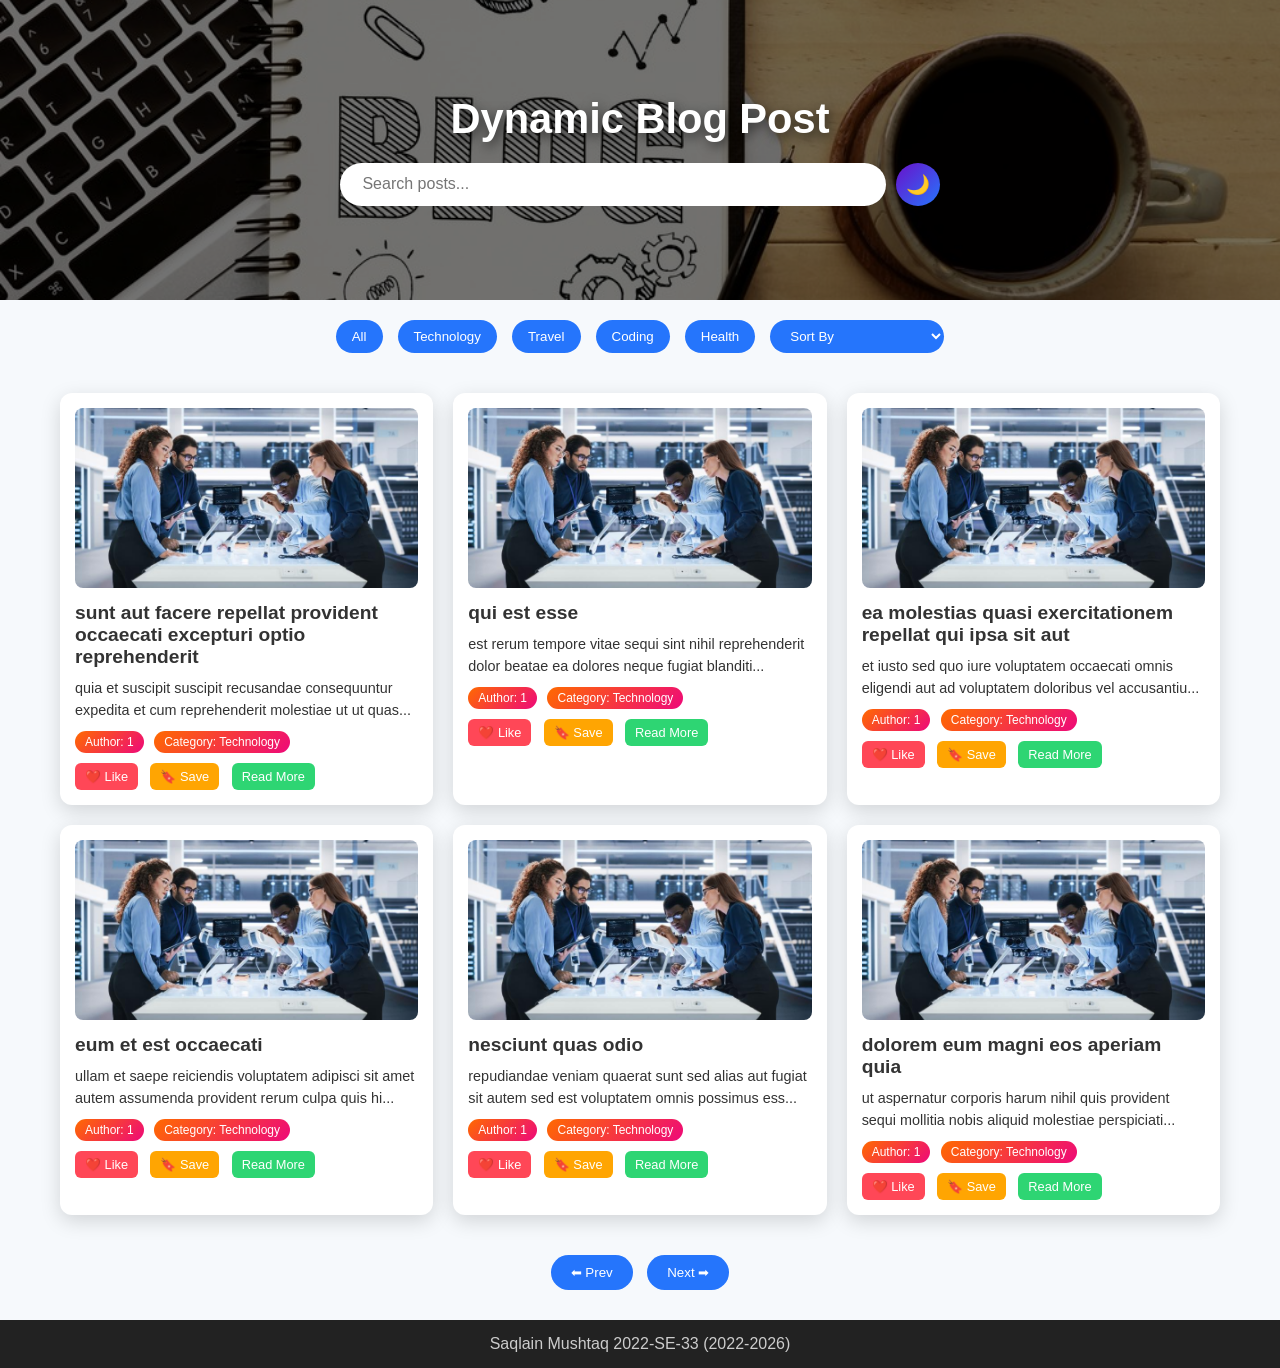
<file: Lab Task 08/index.html>
<!DOCTYPE html>
<html lang="en">
  <head>
    <meta charset="UTF-8">
    <meta name="viewport" content="width=device-width, initial-scale=1.0">
    <title>Dynamic Blog Post</title>
    <link rel="stylesheet" href="./styles/style.css">
  </head>
  <body>
    <!-- Header -->
    <header>
      <h1>Dynamic Blog Post</h1>
      <div class="search-bar">
        <input type="text" id="search" placeholder=" Search posts...">
        <button id="toggleDark" class="toggle-btn">🌙</button>
      </div>
    </header>

    <!-- Controls -->
    <div class="controls">
      <button onclick="filterCategory('All')">All</button>
      <button onclick="filterCategory('Technology')">Technology</button>
      <button onclick="filterCategory('Travel')">Travel</button>
      <button onclick="filterCategory('Coding')">Coding</button>
      <button onclick="filterCategory('Health')">Health</button>
      <select id="sortSelect">
        <option value>Sort By</option>
        <option value="title">Title (A-Z)</option>
        <option value="id">Post ID (Low→High)</option>
      </select>
    </div>

    <!-- Posts -->
    <div class="container" id="blog-container"></div>

    <!-- Pagination -->
    <div class="pagination">
      <button onclick="prevPage()">⬅ Prev</button>
      <button onclick="nextPage()">Next ➡</button>
    </div>

    <!-- Footer -->
    <footer>
      Saqlain Mushtaq 2022-SE-33 (2022-2026)
    </footer>

    <script src="./scripts/javascript.js"></script>
  </body>
</html>
</file>
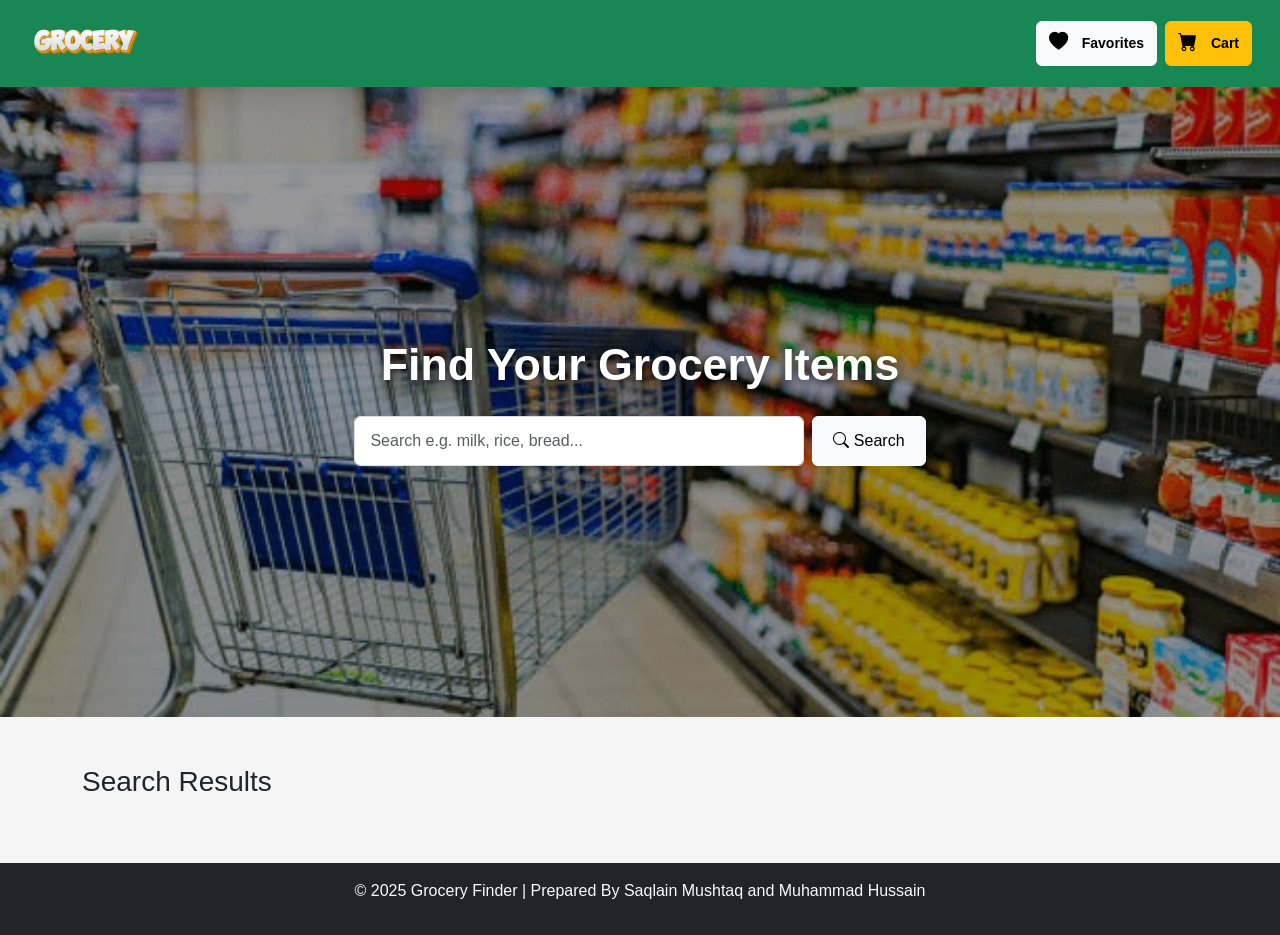
<file: Lab Task 13/index.html>
<!DOCTYPE html>
<html lang="en">
<head>
    <meta charset="UTF-8">
    <title>Grocery Finder</title>
    <meta name="viewport" content="width=device-width, initial-scale=1.0">

    <!-- Bootstrap -->
    <link
        href="https://cdn.jsdelivr.net/npm/bootstrap@5.3.3/dist/css/bootstrap.min.css"
        rel="stylesheet">
    <link
        href="https://cdn.jsdelivr.net/npm/bootstrap-icons/font/bootstrap-icons.css"
        rel="stylesheet">
    <link rel="stylesheet" href="./styles/style.css">
</head>
<body>

<!-- Navbar -->
<nav class="navbar navbar-expand-lg navbar-dark bg-success py-3">
  <div class="container-fluid">
    <a class="navbar-brand d-flex align-items-center" href="index.php">
      <img src="assets/Logo.png" alt="Grocery Finder Logo" class="logo-img">
    </a>

    <button class="navbar-toggler" type="button" data-bs-toggle="collapse" data-bs-target="#navbarContent"
      aria-controls="navbarContent" aria-expanded="false" aria-label="Toggle navigation">
      <span class="navbar-toggler-icon"></span>
    </button>

    <div class="collapse navbar-collapse justify-content-end" id="navbarContent">
      <div class="d-flex align-items-center gap-2">
        <a href="favorites.html" class="btn btn-light d-flex align-items-center">
          <i class="bi bi-heart-fill me-1 icon-size"></i> Favorites
        </a>
        <a href="cart.html" class="btn btn-warning d-flex align-items-center">
          <i class="bi bi-cart-fill me-1 icon-size"></i> Cart
        </a>
      </div>
    </div>
  </div>
</nav>

<!-- Hero Section -->
<section class="hero d-flex align-items-center text-center">
    <div class="container">
        <h1 class="display-4 fw-bold text-white">Find Your Grocery Items</h1>
        <div class="search-box d-flex justify-content-center mt-4">
            <input type="text" id="searchInput"
                class="form-control w-50"
                placeholder="Search e.g. milk, rice, bread...">
            <button class="btn btn-light ms-2"
                onclick="searchGrocery()"><i class="bi bi-search"></i> Search</button>
        </div>
    </div>
</section>

<!-- Search Results -->
<div class="container my-5">
    <h3 class="mb-3">Search Results</h3>

    <!-- 3-dot loader -->
    <div id="loader" class="dot-loader">
        <span></span><span></span><span></span>
    </div>

    <div id="results" class="row"></div>
</div>

<!-- Footer -->
<footer class="text-center py-3 bg-dark text-light">
    <p>© 2025 Grocery Finder | Prepared By Saqlain Mushtaq and Muhammad Hussain</p>
</footer>

<script src="./script/script.js"></script>
</body>
</html>
</file>
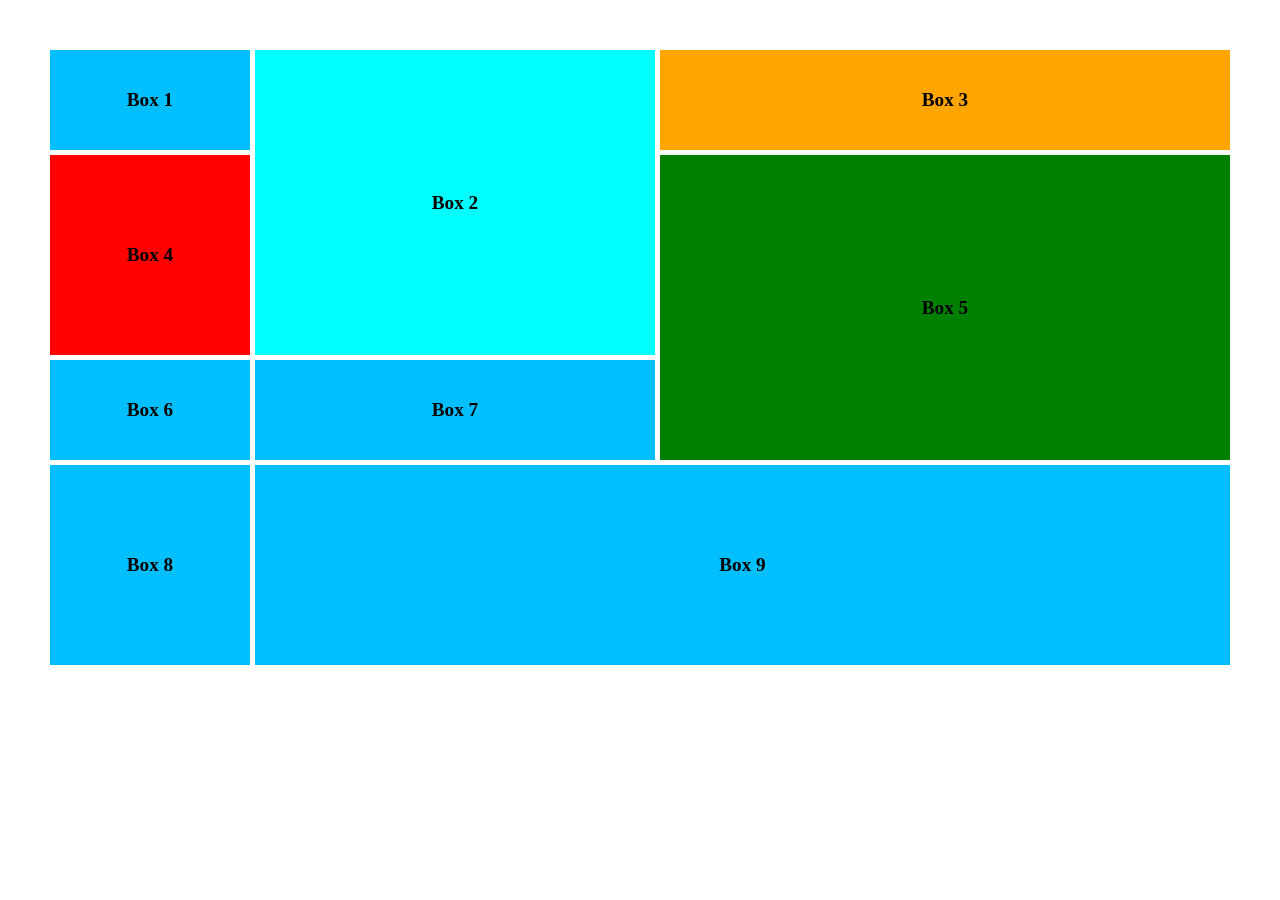
<file: Lab Task 04/2022-SE-33_Lab_Task_04_WD.html>
<!DOCTYPE html>
<html lang="en">
  <head>
    <meta charset="UTF-8" />
    <meta name="viewport" content="width=device-width, initial-scale=1.0" />
    <title>Grid Layout</title>
    <style>
    * {
      margin: 0;
      padding: 0;
      box-sizing: border-box;
    }

    body {
      background-color: white;
      padding: 50px;
    }

    .grid-container {
      display: grid;
      grid-template-columns: 200px 400px 500px ;
      grid-template-rows: 100px 200px 100px 200px;
      gap: 5px;
      width: 100%;
      margin: auto;
    }

    .grid-container div {
      display: grid;
      align-items: center;
      justify-content: center;
      color: black;
      font-weight: bold;
      font-size: 1.2em;
    }

    .Box1 { 
        background: deepskyblue;
        grid-column:1/2;
        grid-row:1/2; 
        }
    .Box2 { 
        background: cyan;
        grid-column:2/3; 
        grid-row:1/3;
     }
    .Box3 {
         background: orange;
         grid-column:3/5;
         grid-row:1/2; 
        }
    .Box4 {
         background: red;
         grid-column:1/2;
         grid-row:2/3;
         }
    .Box5 {
         background: green;
         grid-column:3/5; 
         grid-row:2/4; 
        }
    .Box6 { 
        background: deepskyblue;
        grid-column:1/2;
        grid-row:3/4;
     }
    .Box7 { 
        background: deepskyblue;  
        grid-column:2/3; 
        grid-row:3/4; 
    }
    .Box8 {
         background: deepskyblue;  
         grid-column:1/2; 
         grid-row:4/5;
         }
    .Box9 {
         background: deepskyblue;
         grid-column:2/5;
         grid-row:4/5; 
        }
  </style>
  </head>
  <body>
    <div class="grid-container">
      <div class="Box1">Box 1</div>
      <div class="Box2">Box 2</div>
      <div class="Box3">Box 3</div>
      <div class="Box4">Box 4</div>
      <div class="Box5">Box 5</div>
      <div class="Box6">Box 6</div>
      <div class="Box7">Box 7</div>
      <div class="Box8">Box 8</div>
      <div class="Box9">Box 9</div>
    </div>
  </body>
</html>
</file>
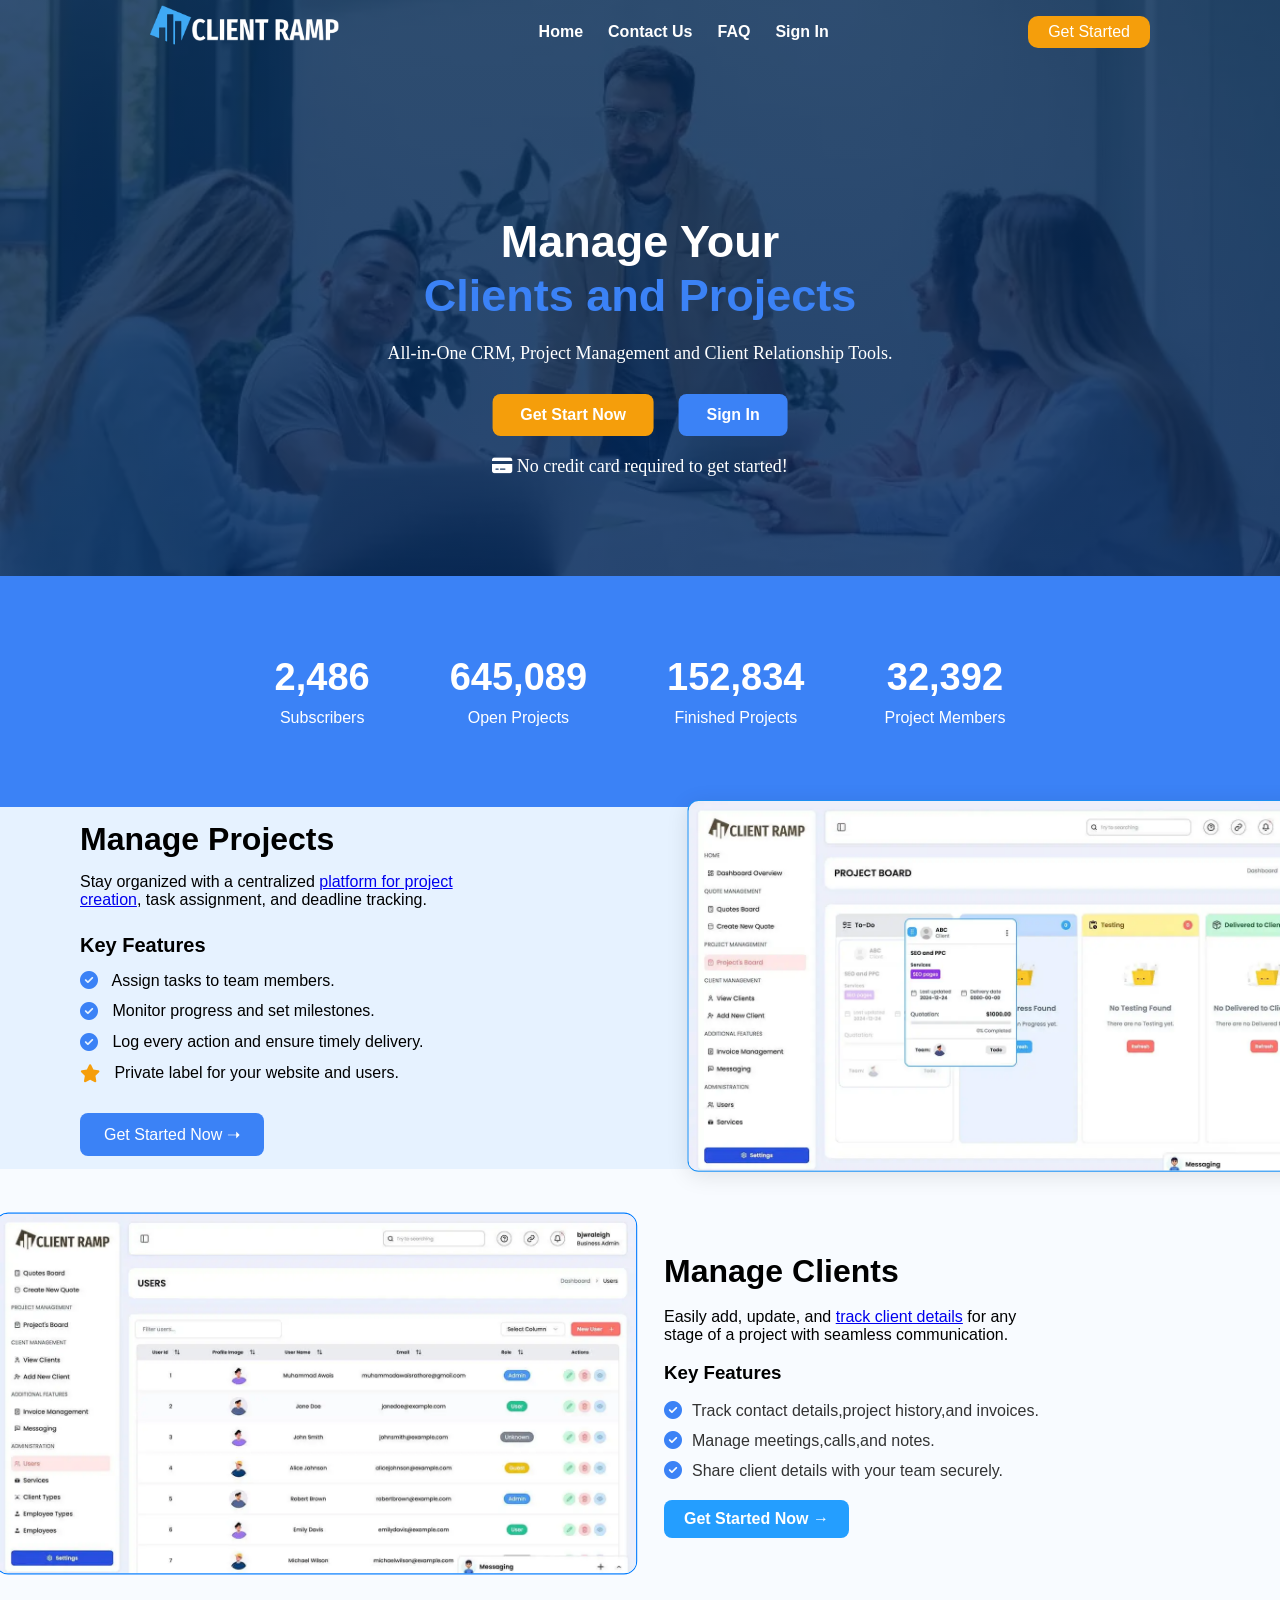
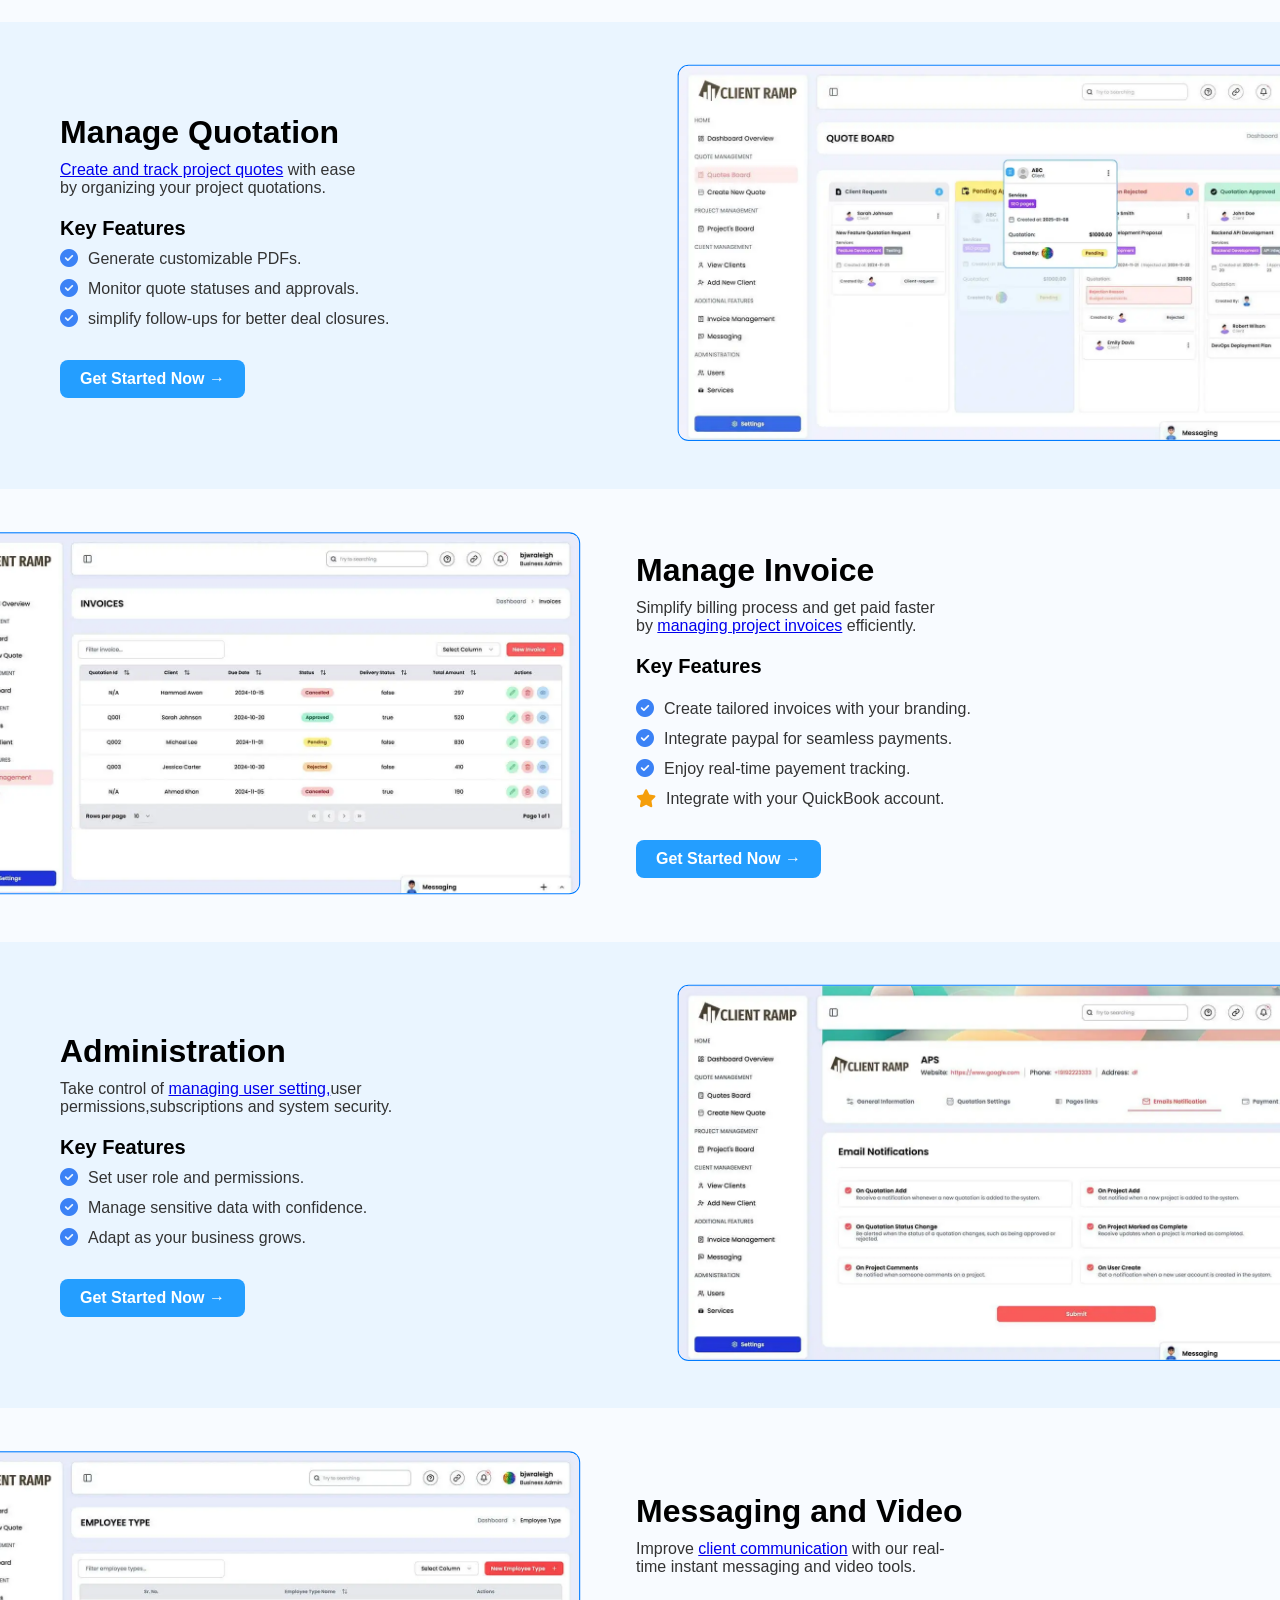
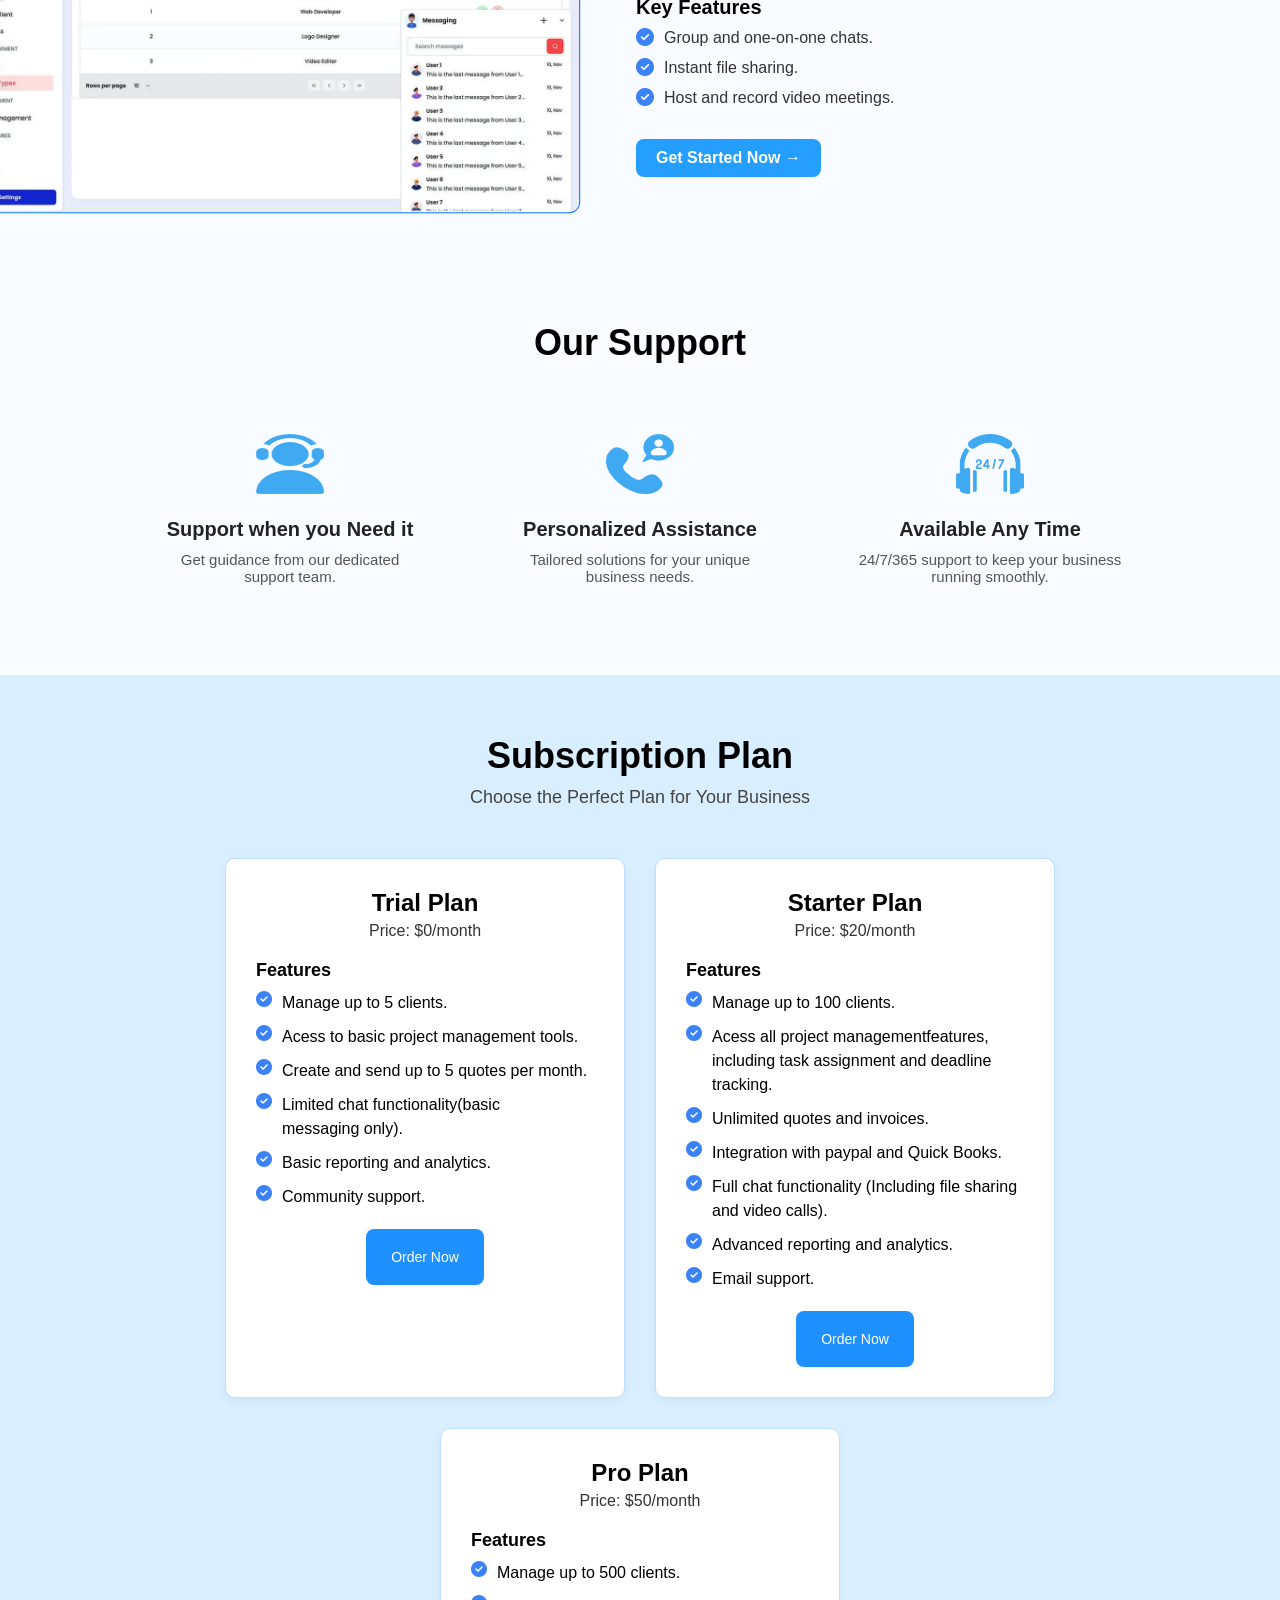
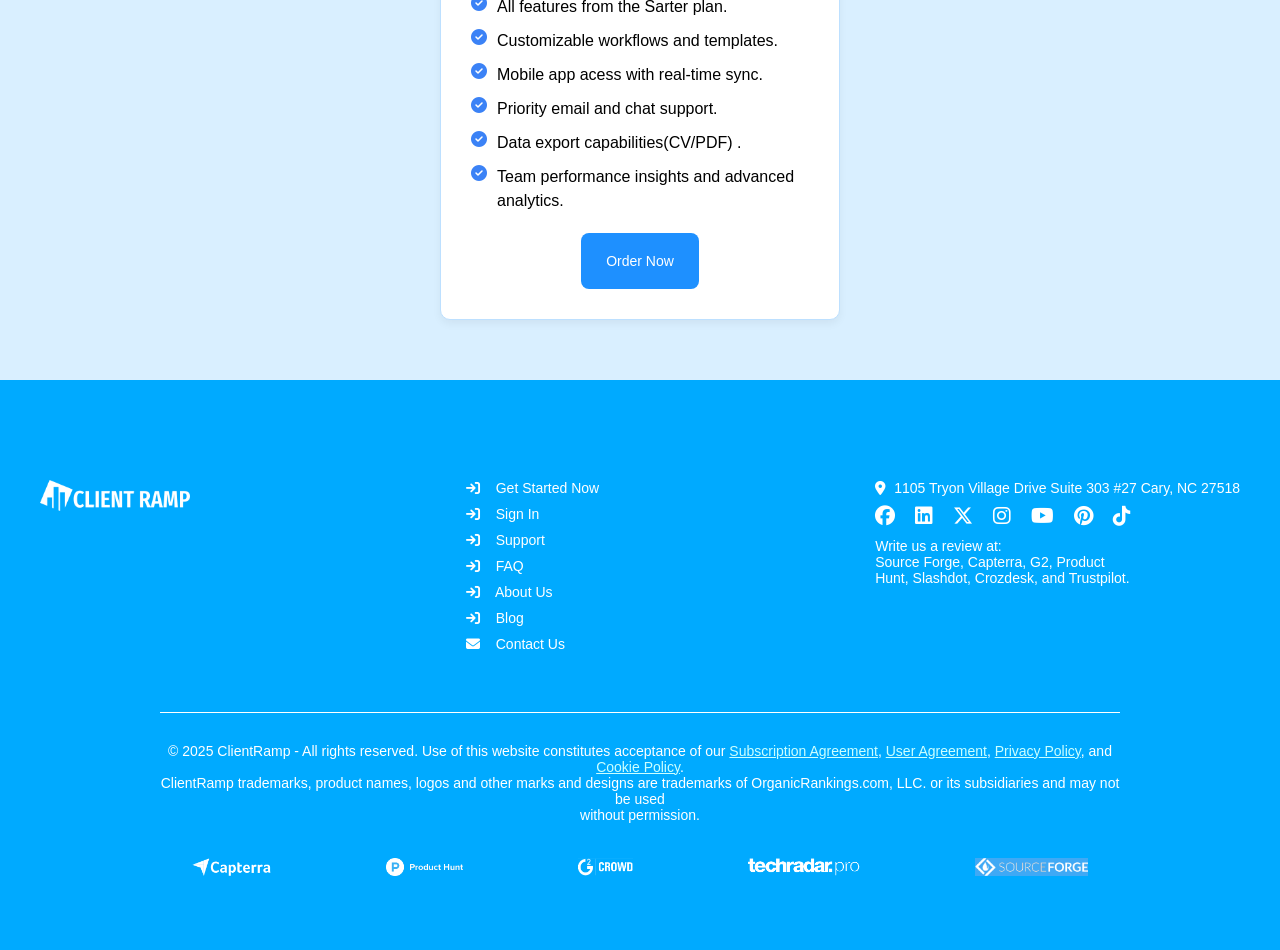
<file: Lab Task 05/2022-SE-33_Lab_Task_05.html>
<!DOCTYPE html>
<html lang="en">

  <head>
    <link rel="stylesheet"
      href="https://cdnjs.cloudflare.com/ajax/libs/font-awesome/6.5.0/css/all.min.css" />
    <!-- Your CSS file -->
    <!-- <link rel="stylesheet" href="style.css" /> -->
    <title>Client Ramp Web</title>
    <link rel="stylesheet" href="./assets/style.css">
  </head>

  <body>

    <!-- Header Section -->
    <header class="hero-section">
      <nav class="navbar">
        <div class="logo">
          <img src="./assets/logo-client-ramp1.webp" alt="Logo">
        </div>

        <div class="menu-toggle" id="mobile-menu">
          <i class="fas fa-bars"></i>
        </div>

        <ul class="nav-links">
          <li><a href="#">Home</a></li>
          <li><a href="#">Contact Us</a></li>
          <li><a href="#">FAQ</a></li>
          <li><a href="#">Sign In</a></li>
        </ul>

        <a href="#" class="btn-nav">Get Started</a>
      </nav>

    </nav>

    <div class="hero-content">
      <h1>Manage Your <br><span>Clients and Projects</span></h1>
      <p>All-in-One CRM, Project Management and Client Relationship Tools.</p>
      <div class="hero-buttons">
        <a href="#" class="btn-primary">Get Start Now </a>
        <a href="#" class="btn-secondary">Sign In</a>
      </div>
      <p class="small-text"><i class="fa fa-credit-card"></i> No credit card
        required to get started!</p>
    </div>
  </header>

  <!-- Stats Section -->
  <section class="stats-section">
    <div class="stat">
      <h2>2,486</h2>
      <p>Subscribers</p>
    </div>
    <div class="stat">
      <h2>645,089</h2>
      <p>Open Projects</p>
    </div>
    <div class="stat">
      <h2>152,834</h2>
      <p>Finished Projects</p>
    </div>
    <div class="stat">
      <h2>32,392</h2>
      <p>Project Members</p>
    </div>
  </section>

  <!--  Section Mange Projects -->
  <section class="projects-section">
    <div class="content-wrapper">

      <!-- Left Side -->
      <div class="text-content">
        <h2>Manage Projects</h2>
        <p>Stay organized with a centralized <a href="#">platform for
            project<br> creation</a>, task assignment, and
          deadline tracking.</p>

        <h3>Key Features</h3>
        <ul class="features">
          <li><i class="fas fa-check-circle blue-icon"></i> Assign tasks to
            team members.</li>
          <li><i class="fas fa-check-circle blue-icon"></i> Monitor progress
            and set milestones.</li>
          <li><i class="fas fa-check-circle blue-icon"></i> Log every action
            and ensure timely delivery.</li>
          <li><i class="fas fa-star orange-icon"></i> Private label for your
            website and users.</li>
        </ul>

        <button class="start-btn">Get Started Now ➝</button>
      </div>

      <!-- Right Side -->
      <div class="image-content">
        <img src="./assets/manage-projects.webp" alt="Dashboard Screenshot">
      </div>

    </div>
  </section>

  <!--Manage Client Section-->
  <section class="manage-clients">
    <div class="client-image">
      <img src="./assets/manage-clients.webp" alt="Manage Clients">
    </div>
    <div class="client-content">
      <h2>Manage Clients</h2><br>
      <p>Easily add, update, and <a href="#">track client details</a> for
        any<br> stage of a project with seamless
        communication.</p><br>
      <h3>Key Features</h3><br>
      <ul class="features-list">
        <li><i class="fas fa-check-circle blue-icon"></i> Track contact
          details,project history,and invoices.</li>
        <li><i class="fas fa-check-circle blue-icon"></i> Manage
          meetings,calls,and notes.</li>
        <li><i class="fas fa-check-circle blue-icon"></i> Share client details
          with your team securely.</li>
      </ul>
      <a href="#" class="cta-button">Get Started Now →</a>
    </div>
  </section>

  <!--Manage Quetation Section-->
  <section class="manage-section">
    <div class="manage-container">

      <!-- Text Content -->
      <div class="manage-text">
        <h2>Manage Quotation</h2>
        <p><a href="#">Create and track project quotes</a> with ease <br>by
          organizing your project quotations.</p>
        <h3>Key Features</h3>
        <ul class="manage-features">
          <li><i class="fas fa-check-circle blue-icon"></i> Generate
            customizable PDFs.</li>
          <li><i class="fas fa-check-circle blue-icon"></i> Monitor quote
            statuses and approvals.</li>
          <li><i class="fas fa-check-circle blue-icon"></i> simplify
            follow-ups for better deal closures.</li>
        </ul>

        <a href="#" class="manage-button">Get Started Now →</a>
      </div>

      <!-- Right Image -->
      <div class="manage-image">
        <img src="./assets/manage-qoutations.webp" alt="Manage Quotation">
      </div>

    </div>
  </section>

  <!--Manage Invoice Section-->
  <section class="manage-section-3">
    <div class="manage-container left-image-layout">

      <!-- Left-side Image -->
      <div class="manage-image-3">
        <img src="./assets/manage-invoices.webp" alt="Manage Invoice">
      </div>

      <!-- Right-side Text -->
      <div class="manage-text-3">
        <h2>Manage Invoice</h2>
        <p>
          Simplify billing process and get paid faster <br>by <a
            href="#">managing project invoices</a> efficiently.
        </p>

        <h3>Key Features</h3>
        <ul class="manage-features-3">
          <li>
            <li><i class="fas fa-check-circle blue-icon"></i> Create tailored
              invoices with your branding.</li>
            <li><i class="fas fa-check-circle blue-icon"></i> Integrate paypal
              for seamless payments.</li>
            <li><i class="fas fa-check-circle blue-icon"></i> Enjoy real-time
              payement tracking.</li>
            <li><i class="fas fa-star orange-icon"></i> Integrate with your
              QuickBook account.</li>
          </ul>
          <a href="#" class="manage-button-3">Get Started Now →</a>
        </div>

      </div>
    </section>

    <!-- Administration Section-->
    <section class="admin-section">
      <div class="admin-container">

        <!-- Left-side Text -->
        <div class="admin-text">
          <h2>Administration</h2>
          <p>
            Take control of <a href="#">managing user setting,</a>user
            <br>permissions,subscriptions and system security.
          </p>

          <h3>Key Features</h3>
          <ul class="admin-features">
            <li><i class="fas fa-check-circle blue-icon"></i> Set user role
              and permissions.</li>
            <li><i class="fas fa-check-circle blue-icon"></i> Manage sensitive
              data with confidence.</li>
            <li><i class="fas fa-check-circle blue-icon"></i> Adapt as your
              business grows.</li>
          </ul>

          <a href="#" class="admin-button">Get Started Now →</a>
        </div>

        <!-- Right-side Image -->
        <div class="admin-image">
          <img src="./assets/adminstration.webp" alt="Administration">
        </div>

      </div>
    </section>

    <!--Manage Messaging And Video Section-->
    <section class="messaging-section">
      <div class="messaging-container left-image-layout">

        <!-- Left-side Image -->
        <div class="messaging-image">
          <img src="./assets/manage-video.webp" alt="Messaging and Video">
        </div>

        <!-- Right-side Text -->
        <div class="messaging-text">
          <h2>Messaging and Video</h2>
          <p>
            Improve <a href="#">client communication</a> with our
            real-<br>time instant messaging and video tools.
          </p>

          <h3>Key Features</h3>
          <ul class="messaging-features">
            <li><i class="fas fa-check-circle blue-icon"></i> Group and
              one-on-one chats.</li>
            <li><i class="fas fa-check-circle blue-icon"></i> Instant file
              sharing.</li>
            <li><i class="fas fa-check-circle blue-icon"></i> Host and record
              video meetings.</li>
          </ul>
          <a href="#" class="messaging-button">Get Started Now →</a>
        </div>
      </div>
    </section>

    <!-- Customer Support-Section
  <section class="Support-section">
    <div class="our-Support">
      <h2>Our Support</h2>
    </div>
  </section>-->
    <section class="support-section">
      <h2 class="support-heading">Our Support</h2>
      <div class="support-cards">
        <!-- Card 1 -->
        <div class="support-card">
          <img src="./assets/noun-support-4831710.webp" alt="Support Logo 1">
          <h3>Support when you Need it</h3>
          <p>Get guidance from our dedicated <br> support team.</p>
        </div>

        <!-- Card 2 -->
        <div class="support-card">
          <img src="./assets/noun-assistance-6762704.webp" alt="Support Logo 2">
          <h3>Personalized Assistance</h3>
          <p>Tailored solutions for your unique <br> business needs.</p>
        </div>

        <!-- Card 3 -->
        <div class="support-card">
          <img src="./assets/noun-24hr-helpline-3309604.webp"
            alt="Support Logo 3">
          <h3>Available Any Time</h3>
          <p>24/7/365 support to keep your business running smoothly.</p>
        </div>

      </div>
    </section>

    <!--Subscription Plan Section-->
    <section class="subscription-section">
      <h2 class="subscription-heading">Subscription Plan</h2>
      <p class="subscription-subheading">Choose the Perfect Plan for Your
        Business</p>

      <div class="plans-container">
        <!-- Trial Plan -->
        <div class="plan-card">
          <h3>Trial Plan</h3>
          <p class="plan-price">Price: $0/month</p>
          <h4>Features</h4>
          <ul class="feature-list">
            <li><i class="fas fa-check-circle blue-icon"></i> Manage up to 5
              clients.</li>
            <li><i class="fas fa-check-circle blue-icon"></i> Acess to basic
              project management tools.</li>
            <li><i class="fas fa-check-circle blue-icon"></i> Create and send
              up to 5 quotes per month.</li>
            <li><i class="fas fa-check-circle blue-icon"></i> Limited chat
              functionality(basic <br>messaging only).</li>
            <li><i class="fas fa-check-circle blue-icon"></i> Basic reporting
              and analytics.</li>
            <li><i class="fas fa-check-circle blue-icon"></i> Community
              support.</li>
          </ul>
          <button class="order-btn">Order Now</button>
        </div>

        <!-- Starter Plan -->
        <div class="plan-card">
          <h3>Starter Plan</h3>
          <p class="plan-price">Price: $20/month</p>
          <h4>Features</h4>
          <ul class="feature-list">
            <li><i class="fas fa-check-circle blue-icon"></i> Manage up to 100
              clients.</li>
            <li><i class="fas fa-check-circle blue-icon"></i> Acess all
              project managementfeatures,<br>including task
              assignment and deadline <br> tracking.</li>
            <li><i class="fas fa-check-circle blue-icon"></i> Unlimited quotes
              and invoices.</li>
            <li><i class="fas fa-check-circle blue-icon"></i> Integration with
              paypal and Quick Books.</li>
            <li><i class="fas fa-check-circle blue-icon"></i> Full chat
              functionality (Including file sharing <br> and
              video calls).</li>
            <li><i class="fas fa-check-circle blue-icon"></i> Advanced
              reporting and analytics.</li>
            <li><i class="fas fa-check-circle blue-icon"></i> Email
              support.</li>

          </ul>
          <button class="order-btn">Order Now</button>
        </div>

        <!-- Pro Plan -->
        <div class="plan-card">
          <h3>Pro Plan</h3>
          <p class="plan-price">Price: $50/month</p>
          <h4>Features</h4>
          <ul class="feature-list">
            <li><i class="fas fa-check-circle blue-icon"></i> Manage up to 500
              clients.</li>
            <li><i class="fas fa-check-circle blue-icon"></i> All features
              from the Sarter plan.</li>
            <li><i class="fas fa-check-circle blue-icon"></i> Customizable
              workflows and templates.</li>
            <li><i class="fas fa-check-circle blue-icon"></i> Mobile app acess
              with real-time sync.</li>
            <li><i class="fas fa-check-circle blue-icon"></i> Priority email
              and chat support.</li>
            <li><i class="fas fa-check-circle blue-icon"></i> Data export
              capabilities(CV/PDF) .</li>
            <li><i class="fas fa-check-circle blue-icon"></i> Team performance
              insights and advanced <br> analytics.</li>
          </ul>
          <button class="order-btn">Order Now</button>
        </div>
      </div>
    </section>

    <!--Footer Section-->
    <!-- Footer Section -->
    <footer class="footer">
      <div class="footer-container">
        <div class="logo-column">
          <img src="./assets/logo-client-ramp.webp" alt="logo"
            class="footer-logo">
        </div>

        <div class="links-column">
          <ul>
            <li><i class="fa fa-sign-in"></i>&nbsp; Get Started
              Now</li>
            <li><i class="fa fa-sign-in"></i>&nbsp; Sign In</li>
            <li><i class="fa fa-sign-in"></i>&nbsp; Support</li>
            <li><i class="fa fa-sign-in"></i>&nbsp; FAQ</li>
            <li><i class="fa fa-sign-in"></i>&nbsp; About Us</li>
            <li><i class="fa fa-sign-in"></i>&nbsp; Blog</li>
            <li><i class="fa fa-envelope"></i>&nbsp; Contact Us</li>
          </ul>
        </div>

        <div class="contact-column">
          <p><i class="fa-solid fa-location-dot"></i>1105 Tryon
            Village Drive Suite 303 #27 Cary, NC 27518</p>
          <div class="social-icons">
            <i class="fab fa-facebook"></i>
            <i class="fab fa-linkedin"></i>
            <i class="fab fa-x-twitter"></i>
            <i class="fab fa-instagram"></i>
            <i class="fab fa-youtube"></i>
            <i class="fab fa-pinterest"></i>
            <i class="fab fa-tiktok"></i>
          </div>
          <p class="review-text">Write us a review at:<br> Source
            Forge, Capterra, G2, Product <br> Hunt, Slashdot,
            Crozdesk,
            and Trustpilot.</p>
        </div>
      </div>
      <div class="footer-bottom">
        <p>
          © 2025 ClientRamp - All rights reserved. Use of this website
          constitutes acceptance of our
          <a href="#">Subscription Agreement</a>,
          <a href="#">User Agreement</a>,
          <a href="#">Privacy Policy</a>,
          and <a href="#">Cookie Policy</a>.
        </p>
        <p>ClientRamp trademarks, product names, logos and other marks
          and designs are trademarks of OrganicRankings.com, LLC. or
          its subsidiaries and may not be used <br> without
          permission.</p>
        <div class="footer-logos">
          <img src="./assets/capterra.png" alt="Capterra">
          <img src="./assets/producthunt.png" alt="Product Hunt">
          <img src="./assets/g2crowd.png" alt="G2 Crowd">
          <img src="./assets/techradar.png" alt="TechRadar">
          <img src="./assets/sourceforge.png" alt="SourceForge">
        </div>
      </div>
    </footer>

  </body>

</html>
</file>
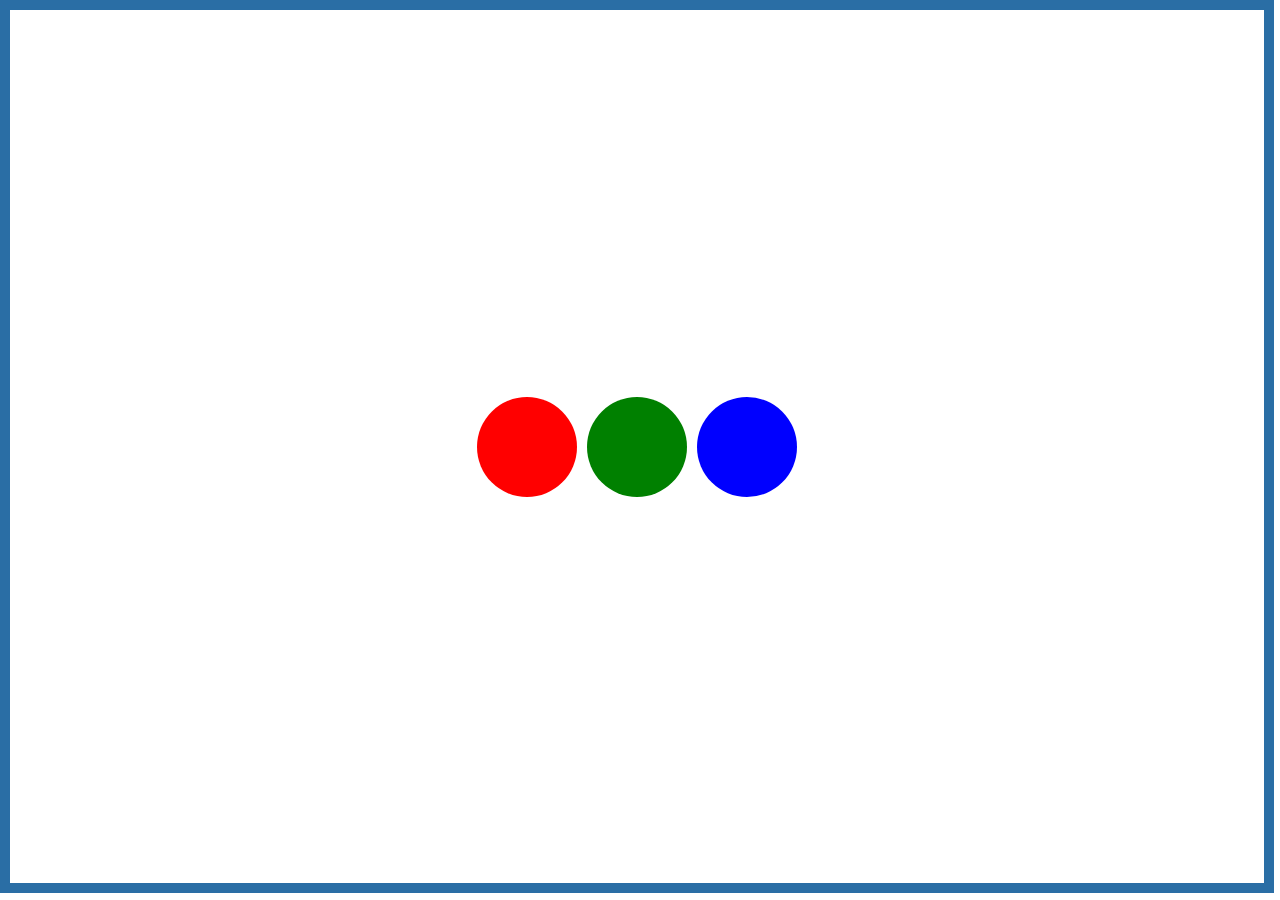
<file: Lab Task 06/Lab 6 task1.html>
<!DOCTYPE html>
<html lang="en">
<head>
    <meta charset="UTF-8">
    <meta name="viewport" content="width=device-width, initial-scale=1.0">
    <title>Document</title>
    <style>
        *{
            margin: 0px;
        }
        .container{
            width: 98vw;
            height: 97vh;
            border: 10px solid rgb(42, 110, 165);
            display: flex;
            align-items: center;
            justify-content: center;
            gap: 10px;
        }
        .box1{
            width: 100px;
            height: 100px;
            border-radius: 50px;
            background-color: red;
            animation: bounce 1.5s ease-in-out 0s infinite alternate-reverse;
        }
        .box2{
            width: 100px;
            height: 100px;
            border-radius: 50px;
            background-color: green;
            animation: bounce 1.5s ease-in-out 0.5s infinite alternate-reverse;
        }
        .box3{
            width: 100px;   
            height: 100px;
            border-radius: 50px;
            background-color: blue;
            animation: bounce 1.5s ease-in-out 1s infinite alternate-reverse;
        }

        @keyframes bounce {
            from{
                opacity: 50%;
            }
            to{
                transform: translateY(120px);
            }
        }
    </style>
</head>
<body>
    <div class="container">
        <div class="box1"></div>
        <div class="box2"></div>
        <div class="box3"></div>
    </div>
</body>
</html>
</file>
<file: Lab Task 08/styles/style.css>
* {margin: 0; padding: 0; box-sizing: border-box;}
    body {font-family: "Poppins", sans-serif; background: #f6f9fc; color: #333; transition: 0.4s;}
    body.dark {background: #121212; color: #eee;}

    /* Header with background image */
    header {
      position: relative;
      height: 300px;
      background: url("./1662563653462.jpeg") no-repeat center/cover;
      display: flex; flex-direction: column;
      align-items: center; justify-content: center;
      text-align: center;
    }
    header::after {
      content:""; position:absolute; inset:0; background:rgba(0,0,0,0.55);
    }
    header h1 {
      position: relative; font-size: 2.6rem;
      color: white; z-index: 1;
      text-shadow: 2px 4px 12px rgba(0,0,0,0.6);
      margin-bottom: 20px;
    }
    .search-bar {
      display:flex; gap:10px; position:relative; z-index:1;
      max-width:600px; width:90%;
    }
    .search-bar input {
      flex:1; padding:12px 18px; border-radius:30px; border:none;
      font-size:1rem; outline:none;
    }
    .toggle-btn {
      border:none; border-radius:50%; padding:10px;
      background:linear-gradient(135deg,#6a11cb,#2575fc); color:white;
      cursor:pointer; font-size:1.2rem;
    }

    /* Controls */
    .controls {display:flex; justify-content:center; gap:15px; margin:20px;}
    .controls button, .controls select {
      padding:8px 16px; border-radius:20px; border:none;
      background:#2575fc; color:white; cursor:pointer;
    }
    .controls button:hover, .controls select:hover {background:#6a11cb;}

    /* Container */
    .container {
      max-width:1200px; margin:20px auto; padding:20px;
      display:grid; grid-template-columns:repeat(auto-fit,minmax(300px,1fr)); gap:20px;
    }

    /* Card */
    .card {
      background:white; border-radius:12px; overflow:hidden;
      box-shadow:0 6px 20px rgba(0,0,0,0.15);
      transition:0.3s; padding:15px;
    }
    body.dark .card {background:#1e1e1e;}
    .card img {width:100%; height:180px; object-fit:cover; border-radius:8px; margin-bottom:10px;}
    .card h2 {font-size:1.2rem; margin-bottom:10px;}
    .card p {font-size:0.9rem; line-height:1.5;}
    .tags {margin:10px 0;}
    .tag {
      display:inline-block; background:linear-gradient(135deg,#ff6a00,#ee0979);
      color:white; padding:4px 10px; border-radius:20px; font-size:0.75rem;
      margin-right:6px;
    }
    .actions {margin-top:10px;}
    .actions button {
      border:none; padding:6px 10px; margin-right:8px;
      border-radius:6px; cursor:pointer; font-size:0.8rem;
    }
    .like {background:#ff4757; color:white;}
    .bookmark {background:#ffa502; color:white;}
    .readmore {background:#2ed573; color:white;}

    /* Pagination */
    .pagination {text-align:center; margin:20px;}
    .pagination button {
      padding:10px 20px; margin:0 5px;
      border:none; border-radius:20px;
      background:#2575fc; color:white; cursor:pointer;
    }
    .pagination button:hover {background:#6a11cb;}

    /* Footer */
    footer {text-align:center; padding:15px; margin-top:30px; background:#222; color:#ccc;}
</file>
<file: Lab Task 13/styles/style.css>
/* ===== Body ===== */
body {
  font-family: 'Segoe UI', sans-serif;
  margin: 0;
  padding: 0;
  background: #f5f5f5;
}

/* ===== Navbar ===== */
.navbar {
  box-shadow: 0 4px 15px rgba(0,0,0,0.1);
  padding: 0.5rem 1rem;
  display: flex;
  align-items: center;
}

.logo-img {
  height: 45px;
  width: auto;
  object-fit: contain;
  transition: transform 0.3s ease;
}

.logo-img:hover {
  transform: scale(1.05);
}

.navbar .btn {
  font-weight: 600;
  font-size: 14px;
  height: 45px;
  display: flex;
  align-items: center;
  padding: 0 12px;
  transition: transform 0.2s, box-shadow 0.2s;
}

.navbar .btn:hover {
  transform: translateY(-2px);
  box-shadow: 0 5px 12px rgba(0,0,0,0.2);
}

.icon-size {
  font-size: 1.2rem;
  margin-right: 5px;
}

.navbar .collapse .d-flex {
  gap: 10px;
  align-items: center;
}

/* ===== Hero Section ===== */
.hero {
 background: linear-gradient(rgba(0,0,0,0.4), rgba(0,0,0,0.4)),
              url('../assets/bg_img.jpg') no-repeat center center/cover;
  min-height: 70vh;
  display: flex;
  justify-content: center;
  align-items: center;
  color: #fff;
  text-align: center;
  padding: 50px 20px;
}

.hero h1 {
  font-size: 2.8rem;
  font-weight: 700;
  text-shadow: 0 2px 8px rgba(0,0,0,0.6);
}

/* ===== Search Box ===== */
.search-box input {
  padding: 12px 15px;
  font-size: 16px;
  border-radius: 6px;
  border: 1px solid #ddd;
  width: 100%;
  max-width: 450px;
}

.search-box button {
  font-size: 16px;
  padding: 12px 20px;
  border-radius: 6px;
  transition: transform 0.2s, box-shadow 0.2s;
}

.search-box button:hover {
  transform: translateY(-2px);
  box-shadow: 0 5px 10px rgba(0,0,0,0.15);
}

/* ===== Cards Wrapper ===== */
#results {
  display: flex;
  flex-wrap: wrap;
  gap: 20px;
  justify-content: center;
}

/* ===== Individual Product Card ===== */
.card {
  background: rgba(255, 255, 255, 0.95);
  border: none;
  border-radius: 12px;
  overflow: hidden;
  box-shadow: 0 8px 20px rgba(0,0,0,0.15);
  transition: transform 0.3s, box-shadow 0.3s;
  width: 250px;
}

.card:hover {
  transform: translateY(-5px);
  box-shadow: 0 15px 30px rgba(0,0,0,0.25);
}

.card img {
  height: 200px;
  width: 100%;
  object-fit: cover;
  transition: transform 0.3s;
}

.card img:hover {
  transform: scale(1.05);
}

.card-body {
  text-align: center;
  padding: 15px;
}

.card-title {
  font-size: 18px;
  font-weight: 600;
  margin-bottom: 5px;
  color: #333;
}

.card p {
  margin: 3px 0;
  color: #555;
}

.card .btn {
  margin: 5px 2px;
  font-size: 14px;
}

/* ===== 3-dot loader ===== */
.dot-loader {
  display: none; /* initially hidden */
  justify-content: center;
  align-items: center;
  gap: 8px;
  margin-bottom: 15px;
}

.dot-loader span {
  width: 12px;
  height: 12px;
  background-color: #28a745;
  border-radius: 50%;
  display: inline-block;
  animation: dotPulse 1.2s infinite ease-in-out;
}

.dot-loader span:nth-child(1) { animation-delay: 0s; }
.dot-loader span:nth-child(2) { animation-delay: 0.2s; }
.dot-loader span:nth-child(3) { animation-delay: 0.4s; }

@keyframes dotPulse {
  0%, 80%, 100% { transform: scale(0); }
  40% { transform: scale(1); }
}


/* ===== Responsive Navbar ===== */
@media (max-width: 991px) {
  .navbar .collapse {
    margin-top: 10px;
  }

  .navbar .collapse .d-flex {
    flex-direction: row;
    flex-wrap: wrap;
    gap: 5px;
    justify-content: flex-end;
  }

  .navbar .btn {
    flex: 1 1 auto;
    height: 40px;
  }

  .logo-img {
    height: 40px;
  }
}
</file>
<file: Lab Task 05/assets/style.css>
.body {
      font-family: 'Poppin', sans-serif;
    }

    * {
      margin: 0;
      padding: 0;
      box-sizing:border-box;
    }

    body {
      font-family: 'Segoe UI', Tahoma, Geneva, Verdana, sans-serif;
    }
    .hero-section {
      position: relative;
      height: 64vh;
      background: linear-gradient(rgba(2, 41, 85, 0.813), rgba(1, 39, 91, 0.835)),
        url('home-banner-bg.webp') no-repeat center center/cover;
      color: #fff;
    }
    .navbar {
      display: flex;
      justify-content: space-between;
      align-items: center;
      padding: 25px 80px;
    }
    .logo img {
      height: 40px;
      margin-left: 130px;
      margin-top: -10px;
    }
    .nav-links {
      list-style: none;
      display: flex;
      align-items: center;
      gap: 25px;
    }
    .nav-links a {
      color: #fff;
      text-decoration: none;
      font-weight: 600;

    }
    .nav-links a:hover {
      color: #fbbf24;
    }
    .btn-nav {
      background-color: #f59e0b;
      padding: 7px 20px;
      border-radius: 10px;
      margin-right: 110px;
      text-decoration: none;
      color: white;
    }
    .hero-content {
      text-align: center;
      position: absolute;
      top: 60%;
      left: 50%;
      transform: translate(-50%, -50%);
    }
    .hero-content h1 {
      font-size: 45px;
      font-weight: 800;
      line-height: 1.2;
    }
    .hero-content h1 span {
      color: #3b82f6;
    }
    .hero-content p {
      margin-top: 20px;
      font-size: 18px;
      font-weight: 500;
      font-family: Poppins;
    }
    .hero-buttons {
      margin-top: 30px;
    }
    .btn-primary,
    .btn-secondary {
      text-decoration: none;
      padding: 12px 28px;
      border-radius: 8px;
      margin: 0 10px;
      font-weight: bold;
      font-size: 16px;
      display: inline-block;
    }
    .btn-primary {
      background-color: #f59e0b;
      color: #fff;
    }
    .btn-secondary {
      background-color: #3b82f6;
      color: #fff;
    }
    .small-text {
      margin-top: 20px;
      font-size: 14px;
    }
    .stats-section {
      background-color: #3b82f6;
      color: #fff;
      display: flex;
      justify-content: center;
      align-items: center;
      padding: 60px 20px;
      flex-wrap: wrap;
    }
    .stat {
      margin: 20px 40px;
      text-align: center;
    }
    .stat h2 {
      font-size: 38px;
      font-weight: 800;
    }
    .stat p {
      margin-top: 10px;
      font-size: 16px;
      font-weight: 500;
    }
    /*Manage Project Section*/
    .projects-section {
      background-color: #e6f2ff;
      padding: 10px 20px;
    }

    .content-wrapper {
      display: flex;
      justify-content: space-between;
      align-items: center;
      max-width: 1200px;
      margin: auto;
      padding: 0 40px;
      gap: 40px;
      flex-wrap: wrap;
    }

    .text-content {
      flex: 1;
      min-width: 300px;
    }

    .text-content h2 {
      font-size: 32px;
      margin-bottom: 15px;
    }

    .text-content p {
      font-size: 16px;
      margin-bottom: 25px;
    }

    .text-content h3 {
      font-size: 20px;
      margin-bottom: 15px;
    }

    .features {
      list-style: none;
      padding: 0;
      margin: 0 0 30px 0;
    }

    .features li {
      margin-bottom: 12px;
      font-size: 16px;
    }

    .features i {
      margin-right: 10px;
      font-size: 18px;
      vertical-align: middle;
    }

    .blue-icon {
      color: #3b82f6;
    }

    .orange-icon {
      color: #f59e0b;
    }
    .start-btn {
      background-color: #3b82f6;
      color: #fff;
      padding: 12px 24px;
      border: none;
      border-radius: 8px;
      font-size: 16px;
      cursor: pointer;
    }

    .image-content {
      flex: 1;
      min-width: 650px;
      text-align: right;
      margin-right: -115px;
      transform: scale(1.1);
      transition: transform 0.3s ease;
    }

    .image-content img {
      width: 100%;
      max-width: 600px;
      border-radius: 10px;
      border: 1px solid #1c90f3;
      box-shadow: 0 4px 20px rgba(0, 0, 0, 0.1);
      border-ed
    }

    /*Manage Client Section*/
    .manage-clients {
      display: flex;
      align-items: center;
      justify-content: space-between;
      padding: 60px 40px;
      background-color: #f8fbff;
      gap: 40px;
    }

    .client-image img {
      max-width: 600px;
      width: 100%;
      height: auto;
      margin-left: -16px;
      border-radius: 12px;
      border: 1px solid #007bff;
      transform: scale(1.1);
      transition: transform 0.3s ease;
    }
    .client-content {
      flex: 1;
      justify-content: right;
    }

    .client-content h2 {
      font-size: 32px;
      font-weight: bold;

    }

    .client-content ul {
      list-style: none;
      padding-left: 0;
    }

    .features-section h3 {
      font-size: 20px;
      font-weight: 700;
      margin-bottom: 10px;
    }

    .features-list {
      list-style: none;
      padding: 0;
      margin-bottom: 20px;
    }

    .features-list li {
      display: flex;
      align-items: center;
      margin-bottom: 12px;
      font-size: 16px;
      color: #333;
    }

    .features-list img {
      width: 24px;
      height: 24px;
      margin-right: 10px;
    }

    .features-list i {
      margin-right: 10px;
      font-size: 18px;
      vertical-align: middle;
    }

    .cta-button {
      display: inline-block;
      padding: 10px 20px;
      background-color: #249eff;
      color: #fff;
      font-weight: 600;
      border-radius: 8px;
      text-decoration: none;
      transition: background 0.3s ease;
    }

    .cta-button:hover {
      background-color: #0077cc;
    }

    /*Quetation Section*/
    .manage-section {
      background-color: #eaf5ff;
      padding: 60px 0;
    }

    .manage-container {
      max-width: 1200px;
      margin: auto;
      padding: 0 20px;
      display: flex;
      align-items: center;
      justify-content: space-between;
      gap: 40px;
      flex-wrap: wrap;
    }

    .manage-text {
      flex: 1;
      min-width: 300px;
    }

    .manage-text h2 {
      font-size: 32px;
      font-weight: 800;
      color: #000;
    }

    .manage-text p {
      font-size: 16px;
      margin-top: 10px;
      color: #333;
    }

    .manage-text h3 {
      font-size: 20px;
      font-weight: 700;
      margin-top: 20px;
    }

    .manage-features {
      list-style: none;
      padding: 0;
      margin-top: 10px;
    }

    .manage-features li {
      display: flex;
      align-items: center;
      margin-bottom: 12px;
      font-size: 16px;
      color: #333;
    }

    .manage-features img {
      width: 20px;
      margin-right: 10px;
    }

    .manage-features i {
      margin-right: 10px;
      font-size: 18px;
      vertical-align: middle;
    }

    .manage-button {
      display: inline-block;
      padding: 10px 20px;
      background-color: #249eff;
      color: #fff;
      font-weight: 600;
      border-radius: 8px;
      text-decoration: none;
      margin-top: 20px;
    }

    .manage-image {
      flex: 1;
      min-width: 300px;
      margin-right: -95px;
      transform: scale(1.1);
      /* 1.1 = 110% size */
      transition: transform 0.3s ease;

    }

    .manage-image img {
      width: 100%;
      border: 2px solid #d0d0d0;
      border-radius: 10px;
      border: 1px solid #007bff;
      /* or whatever color you prefer */
    }

    /* Mannage Invoice Section*/
    .manage-section-3 {
      background-color: #f8fbff;
      padding: 60px 0;
    }

    .manage-container-3 {
      max-width: 1200px;
      margin: auto;
      padding: 0 20px;
      display: flex;
      align-items: center;
      justify-content: space-between;
      gap: 40px;
      flex-wrap: wrap;
    }
    .left-image-layout-3 {
      flex-direction: left;
    }

    .manage-text-3 {
      flex: 1;
      min-width: 300px;
    }

    .manage-text-3 h2 {
      font-size: 32px;
      font-weight: 800;
      color: #000;
    }

    .manage-text-3 p {
      font-size: 16px;
      margin-top: 10px;
      color: #333;
    }

    .manage-text-3 h3 {
      font-size: 20px;
      font-weight: 700;
      margin-top: 20px;
    }

    .manage-features-3 {
      list-style: none;
      padding: 0;
      margin-top: 10px;
    }

    .manage-features-3 li {
      display: flex;
      align-items: center;
      margin-bottom: 12px;
      font-size: 16px;
      color: #333;
    }

    .manage-features-3 img {
      width: 20px;
      margin-right: 10px;
    }

    .manage-features-3 i {
      margin-right: 10px;
      font-size: 18px;
      vertical-align: middle;
    }

    .manage-button-3 {
      display: inline-block;
      padding: 10px 20px;
      background-color: #249eff;
      color: #fff;
      font-weight: 600;
      border-radius: 8px;
      text-decoration: none;
      margin-top: 20px;
    }

    .manage-button-3:hover {
      background-color: #0077cc;
    }

    .manage-image-3 {
      flex: 1;
      min-width: 300px;
      margin-left: -93px;
      transform: scale(1.1);
      transition: transform 0.3s ease;
      margin-right: 45px;

    }

    .manage-image-3 img {
      width: 100%;
      border: 2px solid #d0d0d0;
      border-radius: 10px;
      border: 1px solid #007bff;
    }
    /* Administration Section*/
    .admin-section {
      background-color: #eaf5ff;
      padding: 60px 0;
    }

    .admin-container {
      max-width: 1200px;
      margin: auto;
      padding: 0 20px;
      display: flex;
      align-items: center;
      justify-content: space-between;
      gap: 40px;
      flex-wrap: wrap;
      flex-direction: row;
      /* Image Right */
    }
    .admin-text {
      flex: 1;
      min-width: 300px;
    }

    .admin-text h2 {
      font-size: 32px;
      font-weight: 800;
      color: #000;
    }

    .admin-text p {
      font-size: 16px;
      margin-top: 10px;
      color: #333;
    }

    .admin-text h3 {
      font-size: 20px;
      font-weight: 700;
      margin-top: 20px;
    }

    .admin-features {
      list-style: none;
      padding: 0;
      margin-top: 10px;
    }

    .admin-features li {
      display: flex;
      align-items: center;
      margin-bottom: 12px;
      font-size: 16px;
      color: #333;
    }

    .admin-features img {
      width: 20px;
      margin-right: 10px;
    }

    .admin-features i {
      margin-right: 10px;
      font-size: 18px;
      vertical-align: middle;
    }

    .admin-button {
      display: inline-block;
      padding: 10px 20px;
      background-color: #249eff;
      color: #fff;
      font-weight: 600;
      border-radius: 8px;
      text-decoration: none;
      margin-top: 20px;
    }

    .admin-button:hover {
      background-color: #0077cc;
    }

    .admin-image {
      flex: 1;
      min-width: 300px;
      margin-right: -95px;
      transform: scale(1.1);
      transition: transform 0.3s ease;
    }

    .admin-image img {
      width: 100%;
      border: 2px solid #d0d0d0;
      border-radius: 10px;
      border: 1px solid #007bff;
    }

    /* Manage Vedio and Message Section*/
    .messaging-section {
      background-color: #f8fbff;
      padding: 60px 0;
    }

    .messaging-container {
      max-width: 1200px;
      margin: auto;
      padding: 0 20px;
      display: flex;
      align-items: center;
      justify-content: space-between;
      gap: 40px;
      flex-wrap: wrap;
    }

    .left-image-layout {
      flex-direction: row;
    }

    .messaging-text {
      flex: 1;
      min-width: 300px;
    }

    .messaging-text h2 {
      font-size: 32px;
      font-weight: 800;
      color: #000;
    }

    .messaging-text p {
      font-size: 16px;
      margin-top: 10px;
      color: #333;
    }

    .messaging-text h3 {
      font-size: 20px;
      font-weight: 700;
      margin-top: 20px;
    }

    .messaging-features {
      list-style: none;
      padding: 0;
      margin-top: 10px;
    }

    .messaging-features li {
      display: flex;
      align-items: center;
      margin-bottom: 12px;
      font-size: 16px;
      color: #333;
    }

    .messaging-features img {
      width: 20px;
      margin-right: 10px;
    }

    .messaging-features i {
      margin-right: 10px;
      font-size: 18px;
      vertical-align: middle;
    }

    .messaging-button {
      display: inline-block;
      padding: 10px 20px;
      background-color: #249eff;
      color: #fff;
      font-weight: 600;
      border-radius: 8px;
      text-decoration: none;
      margin-top: 20px;
    }

    .messaging-button:hover {
      background-color: #0077cc;
    }

    .messaging-image {
      flex: 1;
      min-width: 300px;
      margin-left: -93px;
      transform: scale(1.1);
      /* 1.1 = 110% size */
      transition: transform 0.3s ease;
      margin-right: 45px;
    }

    .messaging-image img {
      width: 100%;
      border: 2px solid #d0d0d0;
      border-radius: 10px;
      border: 1px solid #007bff;

    }
    /* Support-Section*/
    .support-section {
      background-color: #f8fbff;
      ;
      padding: 60px 20px;
      text-align: center;
    }

    .support-heading {
      font-size: 36px;
      font-weight: 800;
      color: #000;
      margin-bottom: 40px;
    }

    .support-cards {
      display: flex;
      justify-content: center;
      gap: auto;
      flex-wrap: wrap;
    }

    .support-card {
      background-color: #f8fbff;
      padding: 30px;
      width: 350px;
    }

    .support-card:hover {
      transform: translateY(-5px);
    }

    .support-card img {
      width: 68px;
      height: 60px;
      margin-bottom: 20px;
    }

    .support-card h3 {
      font-size: 20px;
      font-weight: bold;
      color: #222;
      margin-bottom: 10px;
    }

    .support-card p {
      font-size: 15px;
      color: #555;
    }

    /*<!--Subscription Plan Section-->*/
    .subscription-section {
      background-color: #d9efff;
      text-align: center;
      padding: 60px 20px;
    }

    .subscription-heading {
      font-size: 36px;
      font-weight: bold;
      margin-bottom: 10px;
      color: #000;
    }

    .subscription-subheading {
      font-size: 18px;
      color: #444;
      margin-bottom: 50px;
    }

    .plans-container {
      display: flex;
      justify-content: center;
      flex-wrap: wrap;
      gap: 30px;
    }

    .plan-card {
      background-color: #fff;
      padding: 30px;
      width: 400px;
      border: 1px solid #bde0ff;
      border-radius: 10px;
      box-shadow: 0 4px 8px rgba(0, 0, 0, 0.05);
      text-align: left;
    }

    .plan-card h3 {
      font-size: 24px;
      font-weight: bold;
      margin-bottom: 5px;
      text-align: center;
    }

    .plan-price {
      text-align: center;
      font-size: 16px;
      margin-bottom: 20px;
      color: #333;
    }

    .plan-card h4 {
      font-size: 18px;
      font-weight: bold;
      margin-bottom: 10px;
    }

    .feature-list {
      list-style: none;
      padding-left: 0;
      margin-bottom: 20px;
    }

    .feature-list li {
      display: flex;
      align-items: flex-start;
      margin-bottom: 10px;
      line-height: 1.5;
    }

    .feature-list i {
      margin-right: 10px;
      font-size: 16px;
      vertical-align: middle;
    }

    .order-btn {
      display: block;
      margin: 0 auto;
      background-color: #1e90ff;
      color: #fff;
      border: none;
      padding: 20px 25px;
      font-size: 14px;
      border-radius: 8px;
      cursor: pointer;
      transition: background 0.3s ease;
    }

    .order-btn:hover {
      background-color: #007ad6;
    }
    /* Footer Section */
    .footer {
      width: 100%;
      height: 570px;
      background-color: #00aaff;
      color: white;
      padding: 60px 40px 30px;
      font-size: 14px;
    }

    .footer-container {
      display: flex;
      justify-content: space-between;
      flex-wrap: wrap;
      gap: 40px;
      max-width: 1200px;
      margin: auto;
      margin-top: 40px;
      margin-bottom: 50px;
    }

    .footer-column {
      flex: 1;
      min-width: 250px;
    }

    .footer-logo {
      width: 150px;
    }

    .links-column ul {
      list-style: none;
      padding: 0;
    }

    .links-column li {
      margin-bottom: 10px;
    }

    .links-column i,
    .contact-column i {
      color: white;
      margin-right: 8px;
    }

    .social-icons {
      margin-top: 10px;
      display: flex;
      gap: 12px;
      font-size: 20px;
    }

    .review-text {
      margin-top: 12px;
    }

    .footer-bottom {
      text-align: center;
      margin-top: 30px;
      border-top: 1px solid white;
      padding-top: 30px;
      width: 80%;
      margin: 30px auto 0 auto;
    }

    .footer-bottom a {
      color: #cff;
      text-decoration: underline;
    }

    .footer-logos {
      margin-top: 35px;
      display: flex;
      justify-content: center;
      gap: 9vw;
    }

    .footer-logos img {
      height: 1.4vw;
    }


    /* Media Quries */
/* ====== Responsive Design ====== */

/* For tablets and below */
@media (max-width: 992px) {
  .content-wrapper,
  .manage-container,
  .manage-container-3,
  .admin-container,
  .messaging-container {
    flex-direction: column;
    padding: 0 20px;
  }

  .image-content,
  .client-image img,
  .manage-image,
  .manage-image-3,
  .admin-image,
  .messaging-image {
    min-width: 100%;
    margin: 0;
    text-align: center;
    transform: scale(1);
  }

  .text-content,
  .client-content,
  .manage-text,
  .manage-text-3,
  .admin-text,
  .messaging-text {
    min-width: 100%;
    text-align: center;
  }
}

/* For mobile phones */
@media (max-width: 768px) {
  /* Navbar & Hero */
  .navbar {
    padding: 15px 20px;
    flex-direction: column;
    align-items: flex-start;
    min-width: 100%;

  }

  .logo img {
    margin-left: 0;
    margin-top: 0;
    height: 35px;
  }

  .nav-links {
    flex-direction: column;
    gap: 15px;
    margin-top: 10px;
  }

  .btn-nav {
    margin-right: 0;
  }

  .hero-section {
    height: 50vh;
    
  }

  .hero-content h1 {
    font-size: 28px;
  }

  .hero-content p {
    font-size: 14px;
  }

  .hero-buttons a {
    padding: 10px 18px;
    font-size: 14px;
    margin: 5px 0;
  }

  /* Stats Section */
  .stats-section {
    flex-direction: column;
    padding: 40px 10px;
  }

  .stat {
    margin: 15px 0;
  }

  /* Subscription & Support Cards */
  .plans-container,
  .support-cards {
    flex-direction: column;
    gap: 20px;
  }

  .plan-card,
  .support-card {
    width: 90%;
    margin: 0 auto;
  }

  /* Footer */
  .footer-container {
    flex-direction: column;
    gap: 25px;
    align-items: center;
  }

  .footer-logos {
    flex-direction: column;
    gap: 20px;
  }

  .footer-logo,
  .footer-logos img {
    height: auto;
    max-width: 150px;
  }

  .footer-bottom {
    width: 95%;
    font-size: 12px;
  }
}
    /* Hamburger Menu Icon */
.menu-toggle {
  display: none;
  font-size: 28px;
  cursor: pointer;
  color: #fff;
  margin-right: 40px;
}

/* Mobile Responsive */
.navbar {
  display: flex;
  justify-content: space-between;
  align-items: center;
  flex-wrap: wrap;       /* Important for mobile */
  padding: 15px 20px;
}

.logo img {
  height: 40px;
  width: auto;
}

.nav-links {
  display: flex;
  align-items: center;
  gap: 25px;
  list-style: none;
}

.nav-links a {
  color: #fff;
  text-decoration: none;
  font-weight: 600;
}

.btn-nav {
  background-color: #f59e0b;
  padding: 7px 20px;
  border-radius: 10px;
}

/* Hamburger menu for mobile */
.menu-toggle {
  display: none;
  font-size: 28px;
  cursor: pointer;
  color: #fff;
}

@media (max-width: 768px) {
  .menu-toggle {
    display: block;
  }

  .nav-links {
    flex-direction: column;
    width: 100%;
    display: none;
    margin-top: 15px;
    gap: 15px;
  }

  .nav-links.active {
    display: flex;
  }

  .btn-nav {
    margin: 10px auto 0 auto;
    display: block;
    text-align: center;
  }

  .logo img {
    height: 35px;  /* smaller logo on mobile */
  }
}
</file>
